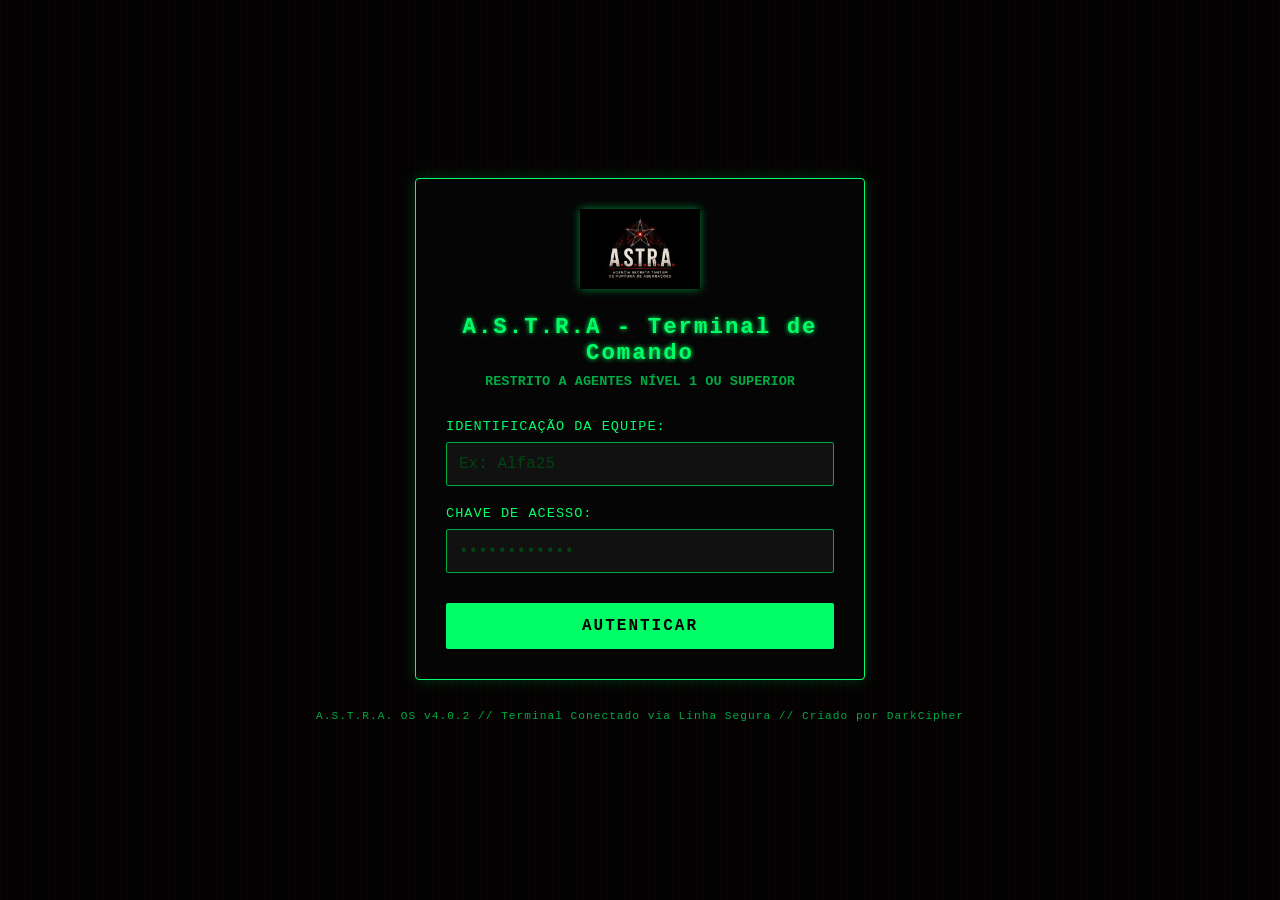
<file: index.html>
<!DOCTYPE html>
<html lang="pt-br">
<head>
    <meta charset="UTF-8">
    <meta name="viewport" content="width=device-width, initial-scale=1.0">
    <title>Login A.S.T.R.A - Terminal de Comando</title>
    <link rel="icon" type="image/png" href="/assets/imagens/interface/A.S.T.R.A.png">
    <link rel="stylesheet" href="/css/style.css">
    <link rel="stylesheet" href="/css/login.css">
</head>
<body>

    <main>
        <header>
            <img src="/assets/imagens/interface/A.S.T.R.A.png" alt="Logo Oficial A.S.T.R.A">
            <h1>A.S.T.R.A - Terminal de Comando</h1>
            <h2>Restrito a agentes nível 1 ou superior</h2>
        </header>

        <form id="loginForm">
            <div class="campo">
                <label for="usuario">Identificação da Equipe:</label>
                <input type="text" id="usuario" placeholder="Ex: Alfa25" required>
            </div>

            <div class="campo">
                <label for="senha">Chave de Acesso:</label>
                <input type="password" id="senha" placeholder="••••••••••••" required>
            </div>

            <button type="submit">Autenticar</button>
        </form>

        <div id="mensagemErro" class="oculto">
            <p>[ACESSO NEGADO - TENTATIVA REGISTRADA]</p>
        </div>
    </main>

    <footer>
        <p>A.S.T.R.A. OS v4.0.2 // Terminal Conectado via Linha Segura // Criado por DarkCipher</p>
    </footer>

    <script src="/js/auth.js"></script>
</body>
</html>
</file>
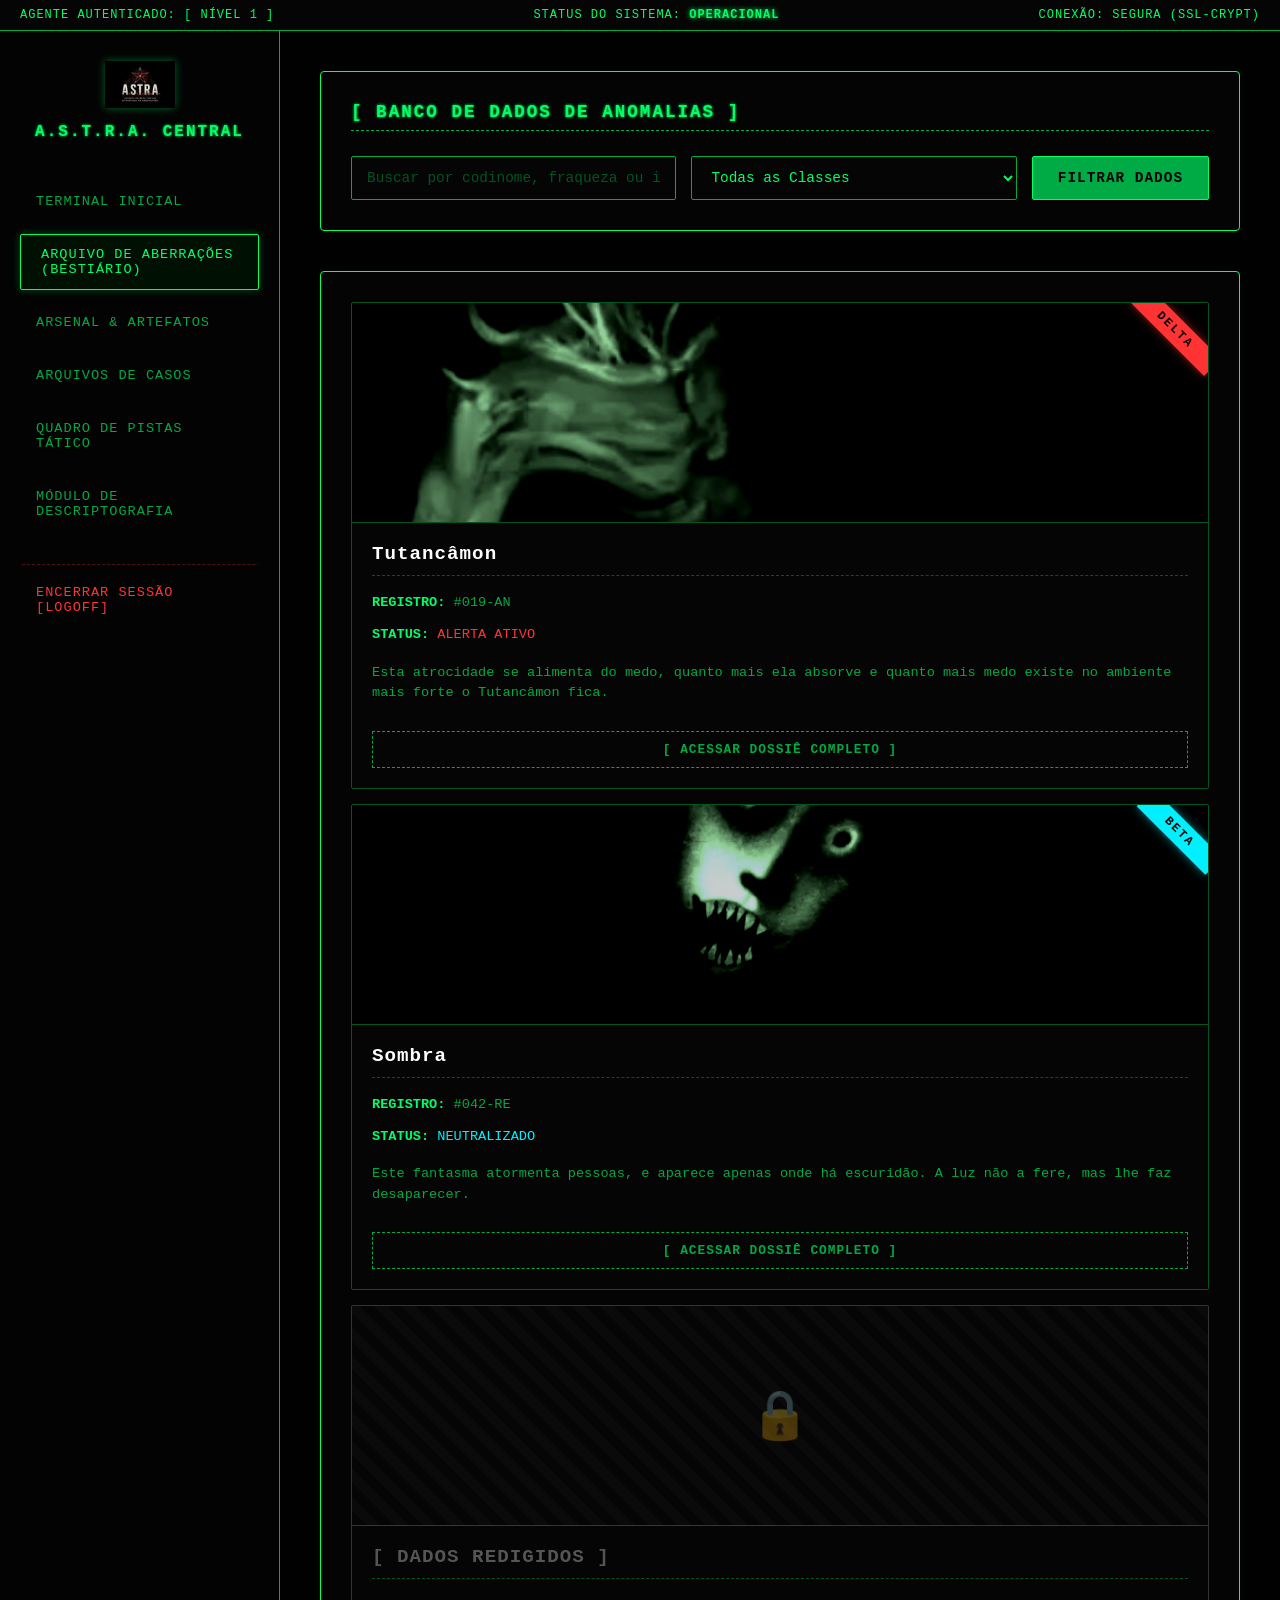
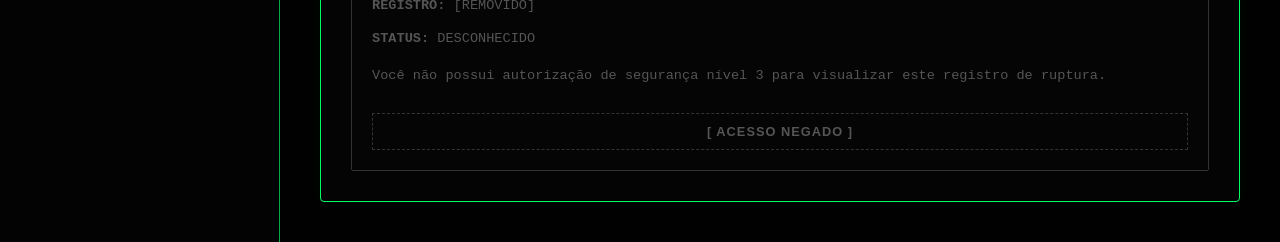
<file: html/bestiario.html>
<!DOCTYPE html>
<html lang="pt-br">
<head>
    <meta charset="UTF-8">
    <meta name="viewport" content="width=device-width, initial-scale=1.0">
    <title>A.S.T.R.A. - Arquivo de Aberrações</title>
    <link rel="icon" type="image/png" href="/assets/imagens/interface/A.S.T.R.A.png">
    <link rel="stylesheet" href="/css/style.css">
    <link rel="stylesheet" href="/css/dashboard.css">
    <link rel="stylesheet" href="/css/bestiario.css"> 
</head>
<body>

    <div id="barra-status">
        <span>AGENTE AUTENTICADO: [ NÍVEL 1 ]</span>
        <span>STATUS DO SISTEMA: <span class="operacional">OPERACIONAL</span></span>
        <span>CONEXÃO: SEGURA (SSL-CRYPT)</span>
    </div>

    <div class="container-dashboard">
        
        <aside class="painel-lateral">
            <div class="logo-container">
                <a href="/html/dashboard.html">
                    <img src="/assets/imagens/interface/A.S.T.R.A.png" alt="Logo A.S.T.R.A" style="cursor: pointer;">
                </a>
                <h2>A.S.T.R.A. Central</h2>
            </div>
            
            <nav class="menu-agência">
                <a href="/html/dashboard.html">Terminal Inicial</a>
                <a href="/html/bestiario.html" class="ativo">Arquivo de Aberrações (Bestiário)</a>
                <a href="/html/arsenal.html">Arsenal & Artefatos</a>
                <a href="/html/casos.html">Arquivos de Casos</a>
                <a href="/html/quadro-pistas.html">Quadro de Pistas Tático</a> 
                <a href="/html/descriptografia.html">Módulo de Descriptografia</a>
                <a href="/index.html" class="link-logoff">Encerrar Sessão [LOGOFF]</a>
            </nav>
        </aside>

        <main class="conteudo-principal">
            
            <section class="bloco-pesquisa">
                <h3>[ BANCO DE DADOS DE ANOMALIAS ]</h3>
                <div class="controles-busca">
                    <input type="text" id="busca-anomalia" placeholder="Buscar por codinome, fraqueza ou id...">
                    <select id="filtro-classe">
                        <option value="todos">Todas as Classes</option>
                        <option value="alfa">Classe Alfa</option>
                        <option value="beta">Classe Beta</option>
                        <option value="omega">Classe Ômega</option>
                        <option value="delta">Classe Delta</option>
                    </select>
                    <button class="btn-buscar">FILTRAR DADOS</button>
                </div>
            </section>

            <section class="grade-bestiario">
                
                <article class="ficha-monstro delta" data-nome="Tutancâmon" data-classe="delta">
                    <div class="foto-evidencia">
                        <img src="/assets/imagens/monstros/tutancamon.png" alt="Captura de tela de segurança">
                        <div class="tarja-classificacao">Delta</div>
                    </div>
                    <div class="dados-monstro">
                        <h4>Tutancâmon</h4>
                        <p class="registro"><strong>REGISTRO:</strong> #019-AN</p>
                        <p class="status-ativo"><strong>STATUS:</strong> ALERTA ATIVO</p> 
                        <p class="descricao-curta">Esta atrocidade se alimenta do medo, quanto mais ela absorve e quanto mais medo existe no ambiente mais forte o Tutancâmon fica.</p>
                        <a href="/html/dossie-tutancamon.html" class="btn-dossie">[ ACESSAR DOSSIÊ COMPLETO ]</a>
                    </div>
                </article>

                <article class="ficha-monstro beta" data-nome="Sombra" data-classe="beta">
                    <div class="foto-evidencia">
                        <img src="/assets/imagens/monstros/Sombra.png" alt="Foto de evidência corrompida">
                        <div class="tarja-classificacao">Beta</div>
                    </div>
                    <div class="dados-monstro">
                        <h4>Sombra</h4>
                        <p class="registro"><strong>REGISTRO:</strong> #042-RE</p>
                        <p class="status-neutralizado"><strong>STATUS:</strong> NEUTRALIZADO</p>
                        <p class="descricao-curta">Este fantasma atormenta pessoas, e aparece apenas onde há escuridão. A luz não a fere, mas lhe faz desaparecer.</p>
                        <a href="/html/dossie-sombra.html" class="btn-dossie">[ ACESSAR DOSSIÊ COMPLETO ]</a>
                    </div>
                </article>

                <article class="ficha-monstro confidencial">
                    <div class="foto-evidencia bloqueada">
                        <span class="icone-cadeado">🔒</span>
                    </div>
                    <div class="dados-monstro">
                        <h4>[ DADOS REDIGIDOS ]</h4>
                        <p class="registro"><strong>REGISTRO:</strong> [REMOVIDO]</p>
                        <p class="status-desconhecido"><strong>STATUS:</strong> DESCONHECIDO</p>
                        <p class="descricao-curta">Você não possui autorização de segurança nível 3 para visualizar este registro de ruptura.</p>
                        <button class="btn-dossie bloqueado" disabled>[ ACESSO NEGADO ]</button>
                    </div>
                </article>

            </section>
        </main>
    </div>

    <script src="/js/main.js"></script>
</body>
</html>
</file>
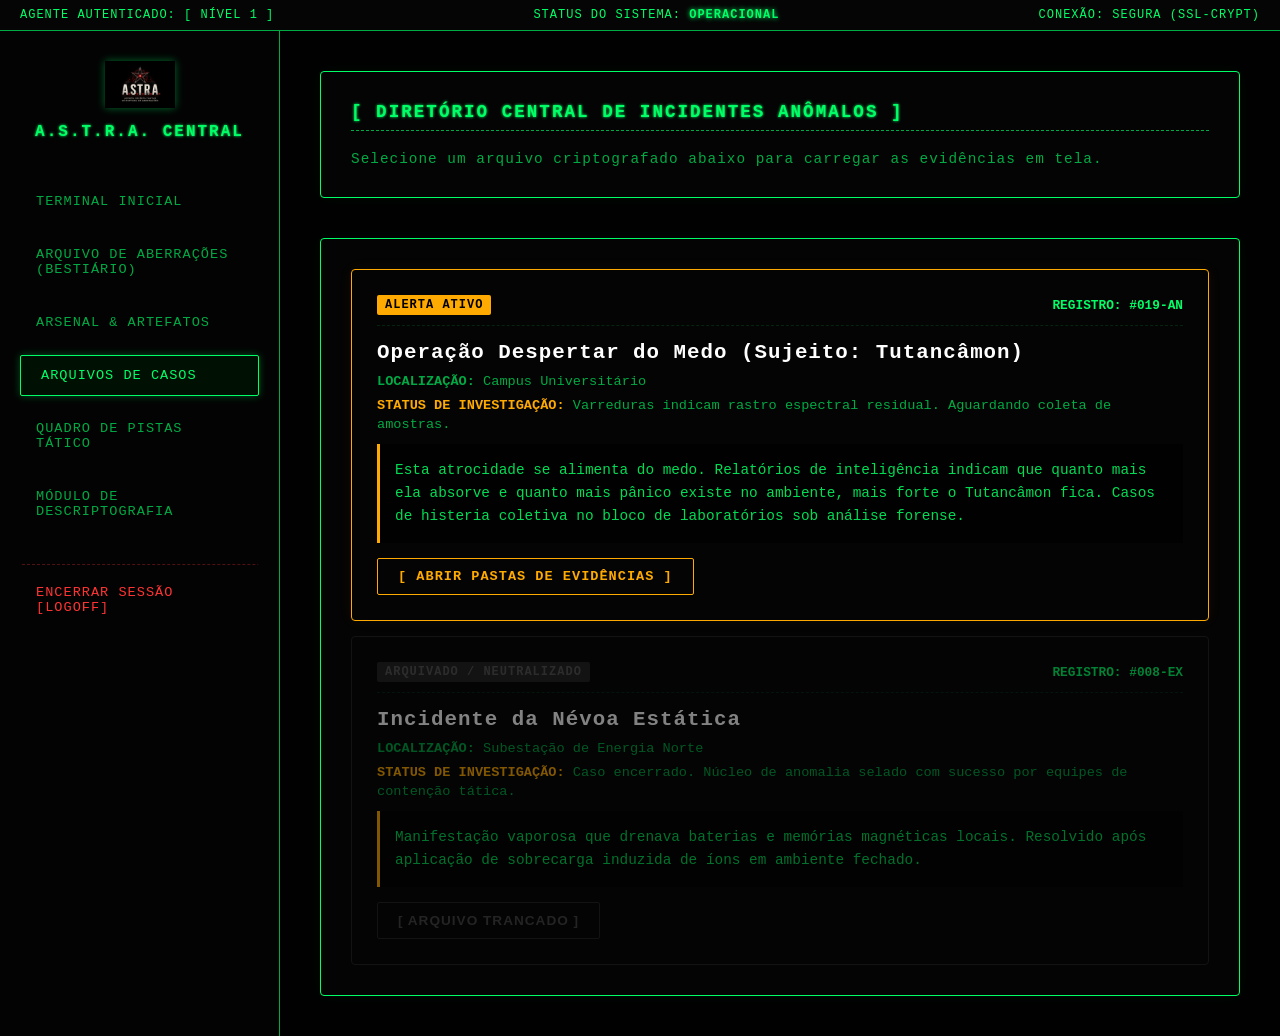
<file: html/casos.html>
<!DOCTYPE html>
<html lang="pt-br">
<head>
    <meta charset="UTF-8">
    <meta name="viewport" content="width=device-width, initial-scale=1.0">
    <title>A.S.T.R.A. - Arquivos de Casos</title>
    <link rel="icon" type="image/png" href="/assets/imagens/interface/A.S.T.R.A.png">
    <link rel="stylesheet" href="/css/style.css">
    <link rel="stylesheet" href="/css/dashboard.css">
    <link rel="stylesheet" href="/css/casos.css"> 
</head>
<body>

    <div id="barra-status">
        <span>AGENTE AUTENTICADO: [ NÍVEL 1 ]</span>
        <span>STATUS DO SISTEMA: <span class="operacional">OPERACIONAL</span></span>
        <span>CONEXÃO: SEGURA (SSL-CRYPT)</span>
    </div>

    <div class="container-dashboard">
        
        <aside class="painel-lateral">
            <div class="logo-container">
                <a href="/html/dashboard.html">
                    <img src="/assets/imagens/interface/A.S.T.R.A.png" alt="Logo A.S.T.R.A" style="cursor: pointer;">
                </a>
                <h2>A.S.T.R.A. Central</h2>
            </div>
            
            <nav class="menu-agência">
                <a href="/html/dashboard.html">Terminal Inicial</a>
                <a href="/html/bestiario.html">Arquivo de Aberrações (Bestiário)</a>
                <a href="/html/arsenal.html">Arsenal & Artefatos</a>
                <a href="/html/casos.html" class="ativo">Arquivos de Casos</a>
                <a href="/html/quadro-pistas.html">Quadro de Pistas Tático</a> 
                <a href="/html/descriptografia.html">Módulo de Descriptografia</a>
                <a href="/index.html" class="link-logoff">Encerrar Sessão [LOGOFF]</a>
            </nav>
        </aside>

        <main class="conteudo-principal">
            
            <section class="bloco-diretorio-casos">
                <h3>[ DIRETÓRIO CENTRAL DE INCIDENTES ANÔMALOS ]</h3>
                <p class="subtitulo-terminal">Selecione um arquivo criptografado abaixo para carregar as evidências em tela.</p>
            </section>

            <section class="lista-casos-container">
                
                <article class="card-caso status-ativo" data-registro="019-an">
                    <div class="cabecalho-card-caso">
                        <span class="tag-alerta-caso urgente">ALERTA ATIVO</span>
                        <span class="codigo-caso-id">REGISTRO: #019-AN</span>
                    </div>
                    
                    <div class="corpo-card-caso">
                        <h4>Operação Despertar do Medo (Sujeito: Tutancâmon)</h4>
                        <p class="local-caso"><strong>LOCALIZAÇÃO:</strong> Campus Universitário</p>
                        <p class="investigacao-status"><strong>STATUS DE INVESTIGAÇÃO:</strong> Varreduras indicam rastro espectral residual. Aguardando coleta de amostras.</p>
                        
                        <p class="resumo-narrativo">
                            Esta atrocidade se alimenta do medo. Relatórios de inteligência indicam que quanto mais ela absorve e quanto mais pânico existe no ambiente, mais forte o Tutancâmon fica. Casos de histeria coletiva no bloco de laboratórios sob análise forense.
                        </p>
                        
                        <a href="/html/caso-detalhes.html" class="btn-abrir-caso">[ ABRIR PASTAS DE EVIDÊNCIAS ]</a>
                    </div>
                </article>

                <article class="card-caso status-resolvido" data-registro="008-ex">
                    <div class="cabecalho-card-caso">
                        <span class="tag-alerta-caso resolvido">ARQUIVADO / NEUTRALIZADO</span>
                        <span class="codigo-caso-id">REGISTRO: #008-EX</span>
                    </div>
                    
                    <div class="corpo-card-caso">
                        <h4>Incidente da Névoa Estática</h4>
                        <p class="local-caso"><strong>LOCALIZAÇÃO:</strong> Subestação de Energia Norte</p>
                        <p class="investigacao-status"><strong>STATUS DE INVESTIGAÇÃO:</strong> Caso encerrado. Núcleo de anomalia selado com sucesso por equipes de contenção tática.</p>
                        
                        <p class="resumo-narrativo">
                            Manifestação vaporosa que drenava baterias e memórias magnéticas locais. Resolvido após aplicação de sobrecarga induzida de íons em ambiente fechado.
                        </p>
                        
                        <button class="btn-abrir-caso bloqueado" disabled>[ ARQUIVO TRANCADO ]</button>
                    </div>
                </article>

            </section>
        </main>
    </div>

    <script src="/js/main.js"></script>
</body>
</html>
</file>
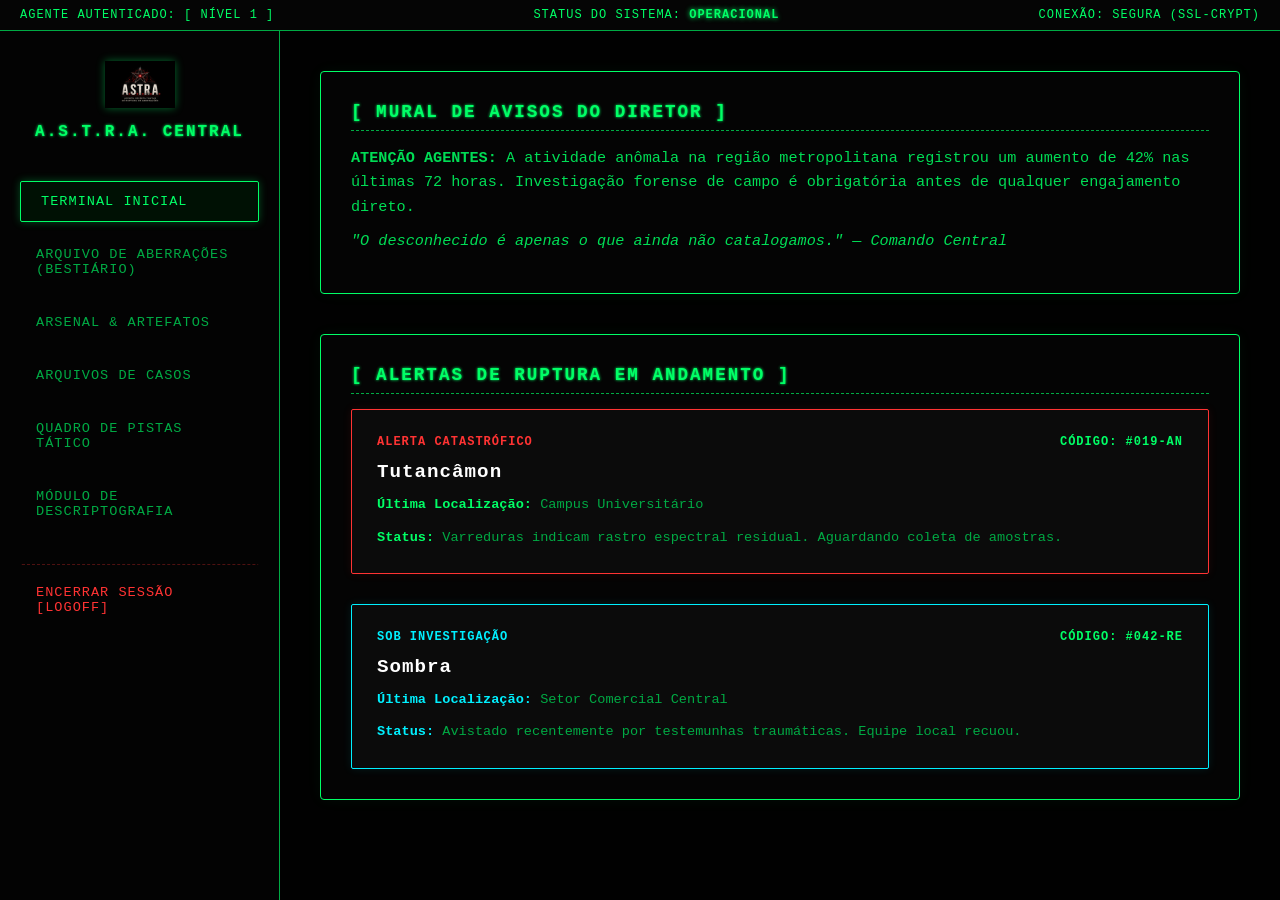
<file: html/dashboard.html>
<!DOCTYPE html>
<html lang="pt-br">
<head>
    <meta charset="UTF-8">
    <meta name="viewport" content="width=device-width, initial-scale=1.0">
    <title>A.S.T.R.A. - Painel de Controle</title>
    <link rel="icon" type="image/png" href="/assets/imagens/interface/A.S.T.R.A.png">
    <link rel="stylesheet" href="/css/style.css">
    <link rel="stylesheet" href="/css/dashboard.css?v=4">
</head>
<body>

    <div id="barra-status">
        <span>AGENTE AUTENTICADO: [ NÍVEL 1 ]</span>
        <span>STATUS DO SISTEMA: <span class="operacional">OPERACIONAL</span></span>
        <span>CONEXÃO: SEGURA (SSL-CRYPT)</span>
    </div>

    <div class="container-dashboard">
        
        <aside class="painel-lateral">
            <div class="logo-container">
                <a href="/html/dashboard.html">
                    <img src="/assets/imagens/interface/A.S.T.R.A.png" alt="Logo A.S.T.R.A" style="cursor: pointer;">
                </a>
                <h2>A.S.T.R.A. Central</h2>
            </div>
            
            <nav class="menu-agência">
                <a href="/html/dashboard.html" class="ativo">Terminal Inicial</a>
                <a href="/html/bestiario.html">Arquivo de Aberrações (Bestiário)</a>
                <a href="/html/arsenal.html">Arsenal & Artefatos</a>
                <a href="/html/casos.html">Arquivos de Casos</a>
                <a href="/html/quadro-pistas.html">Quadro de Pistas Tático</a> 
                <a href="/html/descriptografia.html">Módulo de Descriptografia</a>
                <a href="/index.html" class="link-logoff">Encerrar Sessão [LOGOFF]</a>
            </nav>
        </aside>

        <main class="conteudo-principal">
            
            <section class="bloco-notificacoes">
                <h3>[ MURAL DE AVISOS DO DIRETOR ]</h3>
                <div class="mensagem-diretoria">
                    <p><strong>ATENÇÃO AGENTES:</strong> A atividade anômala na região metropolitana registrou um aumento de 42% nas últimas 72 horas. Investigação forense de campo é obrigatória antes de qualquer engajamento direto.</p>
                    <p><em>"O desconhecido é apenas o que ainda não catalogamos." — Comando Central</em></p>
                </div>
            </section>

            <section class="grade-casos">
                <h3>[ ALERTAS DE RUPTURA EM ANDAMENTO ]</h3>
                
                <div class="cartao-container">
                    <div class="cartao-caso urgente">
                        <div class="cabecalho-caso">
                            <span class="tag-alerta">ALERTA CATASTRÓFICO</span>
                            <span class="codigo-caso">CÓDIGO: #019-AN</span>
                        </div>
                        <h4>Tutancâmon</h4>
                        <p><strong>Última Localização:</strong> Campus Universitário</p>
                        <p><strong>Status:</strong> Varreduras indicam rastro espectral residual. Aguardando coleta de amostras.</p>
                    </div>

                    <div class="cartao-caso investigacao">
                        <div class="cabecalho-caso">
                            <span class="tag-alerta">SOB INVESTIGAÇÃO</span>
                            <span class="codigo-caso">CÓDIGO: #042-RE</span>
                        </div>
                        <h4>Sombra</h4>
                        <p><strong>Última Localização:</strong> Setor Comercial Central</p>
                        <p><strong>Status:</strong> Avistado recentemente por testemunhas traumáticas. Equipe local recuou.</p>
                    </div>
                </div>
            </section>
        </main>
    </div>

    <script src="/js/main.js"></script>
</body>
</html>
</file>
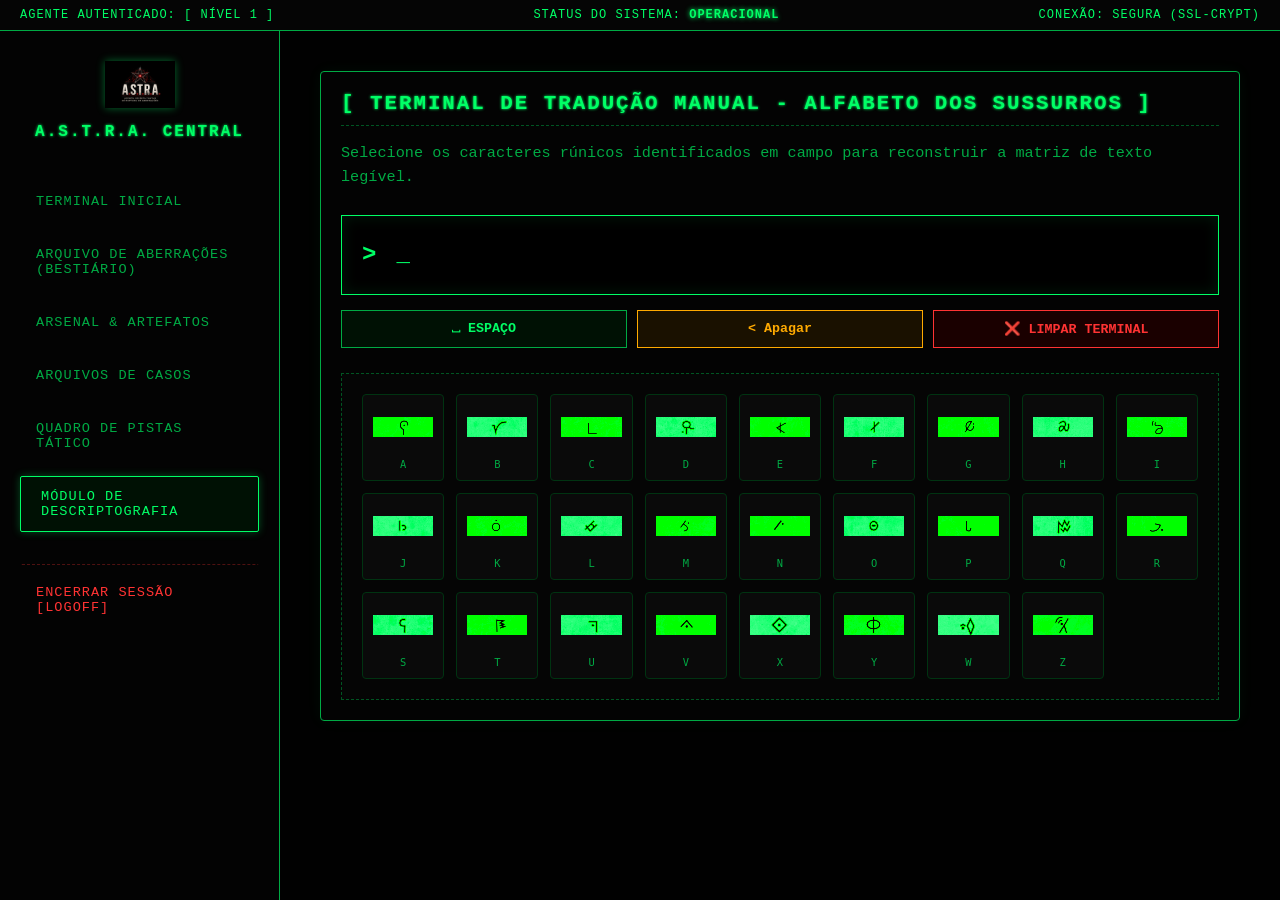
<file: html/descriptografia.html>
<!DOCTYPE html>
<html lang="pt-br">
<head>
    <meta charset="UTF-8">
    <meta name="viewport" content="width=device-width, initial-scale=1.0">
    <title>A.S.T.R.A. - Descriptografia Tantum</title>
    <link rel="icon" type="image/png" href="/assets/imagens/interface/A.S.T.R.A.png">
    <link rel="stylesheet" href="/css/style.css">
    <link rel="stylesheet" href="/css/dashboard.css">
    <link rel="stylesheet" href="/css/casos.css"> 
    <link rel="stylesheet" href="/css/descriptografia.css"> 
</head>
<body>

    <div id="barra-status">
        <span>AGENTE AUTENTICADO: [ NÍVEL 1 ]</span>
        <span>STATUS DO SISTEMA: <span class="operacional">OPERACIONAL</span></span>
        <span>CONEXÃO: SEGURA (SSL-CRYPT)</span>
    </div>

    <div class="container-dashboard">
        
        <aside class="painel-lateral">
            <div class="logo-container">
                <a href="/html/dashboard.html">
                    <img src="/assets/imagens/interface/A.S.T.R.A.png" alt="Logo A.S.T.R.A" style="cursor: pointer;">
                </a>
                <h2>A.S.T.R.A. Central</h2>
            </div>
            
            <nav class="menu-agência">
                <a href="/html/dashboard.html">Terminal Inicial</a>
                <a href="/html/bestiario.html">Arquivo de Aberrações (Bestiário)</a>
                <a href="/html/arsenal.html">Arsenal & Artefatos</a>
                <a href="/html/casos.html">Arquivos de Casos</a>
                <a href="/html/quadro-pistas.html">Quadro de Pistas Tático</a> 
                <a href="/html/descriptografia.html" class="ativo">Módulo de Descriptografia</a>
                <a href="/index.html" class="link-logoff">Encerrar Sessão [LOGOFF]</a>
            </nav>
        </aside>

        <main class="conteudo-principal">
            
            <div class="container-descriptografia" style="padding: 20px;">
                <h3>[ TERMINAL DE TRADUÇÃO MANUAL - ALFABETO DOS SUSSURROS ]</h3>
                <p>Selecione os caracteres rúnicos identificados em campo para reconstruir a matriz de texto legível.</p>

                <div class="visor-traducao">
                    <span class="prompt">&gt;</span>
                    <div id="textoResultado" class="texto-digitado"></div>
                    <span class="cursor-piscante">_</span>
                </div>

                <div class="controles-visor">
                    <button class="btn-controle" onclick="adicionarEspaco()">⎵ ESPAÇO</button>
                    <button class="btn-controle btn-alerta" onclick="apagarUltimo()">< Apagar</button>
                    <button class="btn-controle btn-perigo" onclick="limparTudo()">❌ LIMPAR TERMINAL</button>
                </div>

                <div class="teclado-runico">
                    <button class="tecla-runa" data-letra="A" onclick="digitarLetra('A')">
                        <img src="/assets/imagens/alfabeto/a.png" alt="Runa A">
                        <span class="legenda-mestre">A</span>
                    </button>
                    <button class="tecla-runa" data-letra="B" onclick="digitarLetra('B')">
                        <img src="/assets/imagens/alfabeto/b.png" alt="Runa B">
                        <span class="legenda-mestre">B</span>
                    </button>
                    <button class="tecla-runa" data-letra="C" onclick="digitarLetra('C')">
                        <img src="/assets/imagens/alfabeto/c.png" alt="Runa C">
                        <span class="legenda-mestre">C</span>
                    </button>
                    <button class="tecla-runa" data-letra="D" onclick="digitarLetra('D')">
                        <img src="/assets/imagens/alfabeto/d.png" alt="Runa D">
                        <span class="legenda-mestre">D</span>
                    </button>
                    <button class="tecla-runa" data-letra="E" onclick="digitarLetra('E')">
                        <img src="/assets/imagens/alfabeto/e.png" alt="Runa E">
                        <span class="legenda-mestre">E</span>
                    </button>
                    <button class="tecla-runa" data-letra="F" onclick="digitarLetra('F')">
                        <img src="/assets/imagens/alfabeto/f.png" alt="Runa F">
                        <span class="legenda-mestre">F</span>
                    </button>
                    <button class="tecla-runa" data-letra="G" onclick="digitarLetra('G')">
                        <img src="/assets/imagens/alfabeto/g.png" alt="Runa G">
                        <span class="legenda-mestre">G</span>
                    </button>
                    <button class="tecla-runa" data-letra="H" onclick="digitarLetra('H')">
                        <img src="/assets/imagens/alfabeto/h.png" alt="Runa H">
                        <span class="legenda-mestre">H</span>
                    </button>
                    <button class="tecla-runa" data-letra="I" onclick="digitarLetra('I')">
                        <img src="/assets/imagens/alfabeto/i.png" alt="Runa I">
                        <span class="legenda-mestre">I</span>
                    </button>
                    <button class="tecla-runa" data-letra="J" onclick="digitarLetra('J')">
                        <img src="/assets/imagens/alfabeto/j.png" alt="Runa J">
                        <span class="legenda-mestre">J</span>
                    </button>
                    <button class="tecla-runa" data-letra="K" onclick="digitarLetra('K')">
                        <img src="/assets/imagens/alfabeto/k.png" alt="Runa K">
                        <span class="legenda-mestre">K</span>
                    </button>
                    <button class="tecla-runa" data-letra="L" onclick="digitarLetra('L')">
                        <img src="/assets/imagens/alfabeto/l.png" alt="Runa L">
                        <span class="legenda-mestre">L</span>
                    </button>
                    <button class="tecla-runa" data-letra="M" onclick="digitarLetra('M')">
                        <img src="/assets/imagens/alfabeto/m.png" alt="Runa M">
                        <span class="legenda-mestre">M</span>
                    </button>

                    <button class="tecla-runa" data-letra="N" onclick="digitarLetra('N')">
                        <img src="/assets/imagens/alfabeto/n.png" alt="Runa N">
                        <span class="legenda-mestre">N</span>
                    </button>
                    <button class="tecla-runa" data-letra="O" onclick="digitarLetra('O')">
                        <img src="/assets/imagens/alfabeto/o.png" alt="Runa O">
                        <span class="legenda-mestre">O</span>
                    </button>
                    <button class="tecla-runa" data-letra="P" onclick="digitarLetra('P')">
                        <img src="/assets/imagens/alfabeto/p.png" alt="Runa P">
                        <span class="legenda-mestre">P</span>
                    </button>
                    <button class="tecla-runa" data-letra="Q" onclick="digitarLetra('Q')">
                        <img src="/assets/imagens/alfabeto/q.png" alt="Runa Q">
                        <span class="legenda-mestre">Q</span>
                    </button>
                    <button class="tecla-runa" data-letra="R" onclick="digitarLetra('R')">
                        <img src="/assets/imagens/alfabeto/r.png" alt="Runa R">
                        <span class="legenda-mestre">R</span>
                    </button>
                    <button class="tecla-runa" data-letra="S" onclick="digitarLetra('S')">
                        <img src="/assets/imagens/alfabeto/s.png" alt="Runa S">
                        <span class="legenda-mestre">S</span>
                    </button>
                    <button class="tecla-runa" data-letra="T" onclick="digitarLetra('T')">
                        <img src="/assets/imagens/alfabeto/t.png" alt="Runa T">
                        <span class="legenda-mestre">T</span>
                    </button>
                    <button class="tecla-runa" data-letra="U" onclick="digitarLetra('U')">
                        <img src="/assets/imagens/alfabeto/u.png" alt="Runa U">
                        <span class="legenda-mestre">U</span>
                    </button>
                    <button class="tecla-runa" data-letra="V" onclick="digitarLetra('V')">
                        <img src="/assets/imagens/alfabeto/v.png" alt="Runa V">
                        <span class="legenda-mestre">V</span>
                    </button>
                    <button class="tecla-runa" data-letra="X" onclick="digitarLetra('X')">
                        <img src="/assets/imagens/alfabeto/x.png" alt="Runa X">
                        <span class="legenda-mestre">X</span>
                    </button>
                    <button class="tecla-runa" data-letra="Y" onclick="digitarLetra('Y')">
                        <img src="/assets/imagens/alfabeto/y.png" alt="Runa Y">
                        <span class="legenda-mestre">Y</span>
                    </button>
                    <button class="tecla-runa" data-letra="W" onclick="digitarLetra('W')">
                        <img src="/assets/imagens/alfabeto/w.png" alt="Runa W">
                        <span class="legenda-mestre">W</span>
                    </button>
                    <button class="tecla-runa" data-letra="Z" onclick="digitarLetra('Z')">
                        <img src="/assets/imagens/alfabeto/z.png" alt="Runa Z">
                        <span class="legenda-mestre">Z</span>
                    </button>
                </div>
            </div>

        </main>
    </div>

    <script>
    const visor = document.getElementById('textoResultado');

    // Função para tratar inserção de letras (usada pelos botões da tela e pelo teclado físico)
    function digitarLetra(letra) {
        visor.textContent += letra.toUpperCase();
    }

    // Função para o botão ou tecla de Espaço
    function adicionarEspaco() {
        visor.textContent += ' ';
    }

    // Função para apagar o último caractere (botão ou Backspace)
    function apagarUltimo() {
        let textoAtual = visor.textContent;
        visor.textContent = textoAtual.substring(0, textoAtual.length - 1);
    }

    // Função para limpar todo o terminal
    function limparTudo() {
        if(confirm("[ALERTA] Deseja limpar todo o progresso de tradução atual?")) {
            visor.textContent = '';
        }
    }

    // --- NOVA LOGICA: CAPTURA DO TECLADO FÍSICO ---
    window.addEventListener('keydown', function(evento) {
        // Ignora se o usuário estiver usando combinações com Command (Mac) ou Ctrl (Windows) para não quebrar atalhos do navegador
        if (evento.metaKey || evento.ctrlKey || evento.altKey) {
            return;
        }

        const tecla = evento.key;

        // Se pressionar a barra de espaço
        if (tecla === ' ') {
            evento.preventDefault(); // Impede a página de rolar para baixo ao apertar espaço
            adicionarEspaco();
        } 
        // Se pressionar a tecla Backspace (Apagar)
        else if (tecla === 'Backspace') {
            evento.preventDefault();
            apagarUltimo();
        } 
        // Se for uma letra de A a Z (usando expressão regular para validar)
        else if (tecla.length === 1 && /[a-zA-Z]/.test(tecla)) {
            digitarLetra(tecla);
        }
    });
    </script>
</body>
</html>
</file>
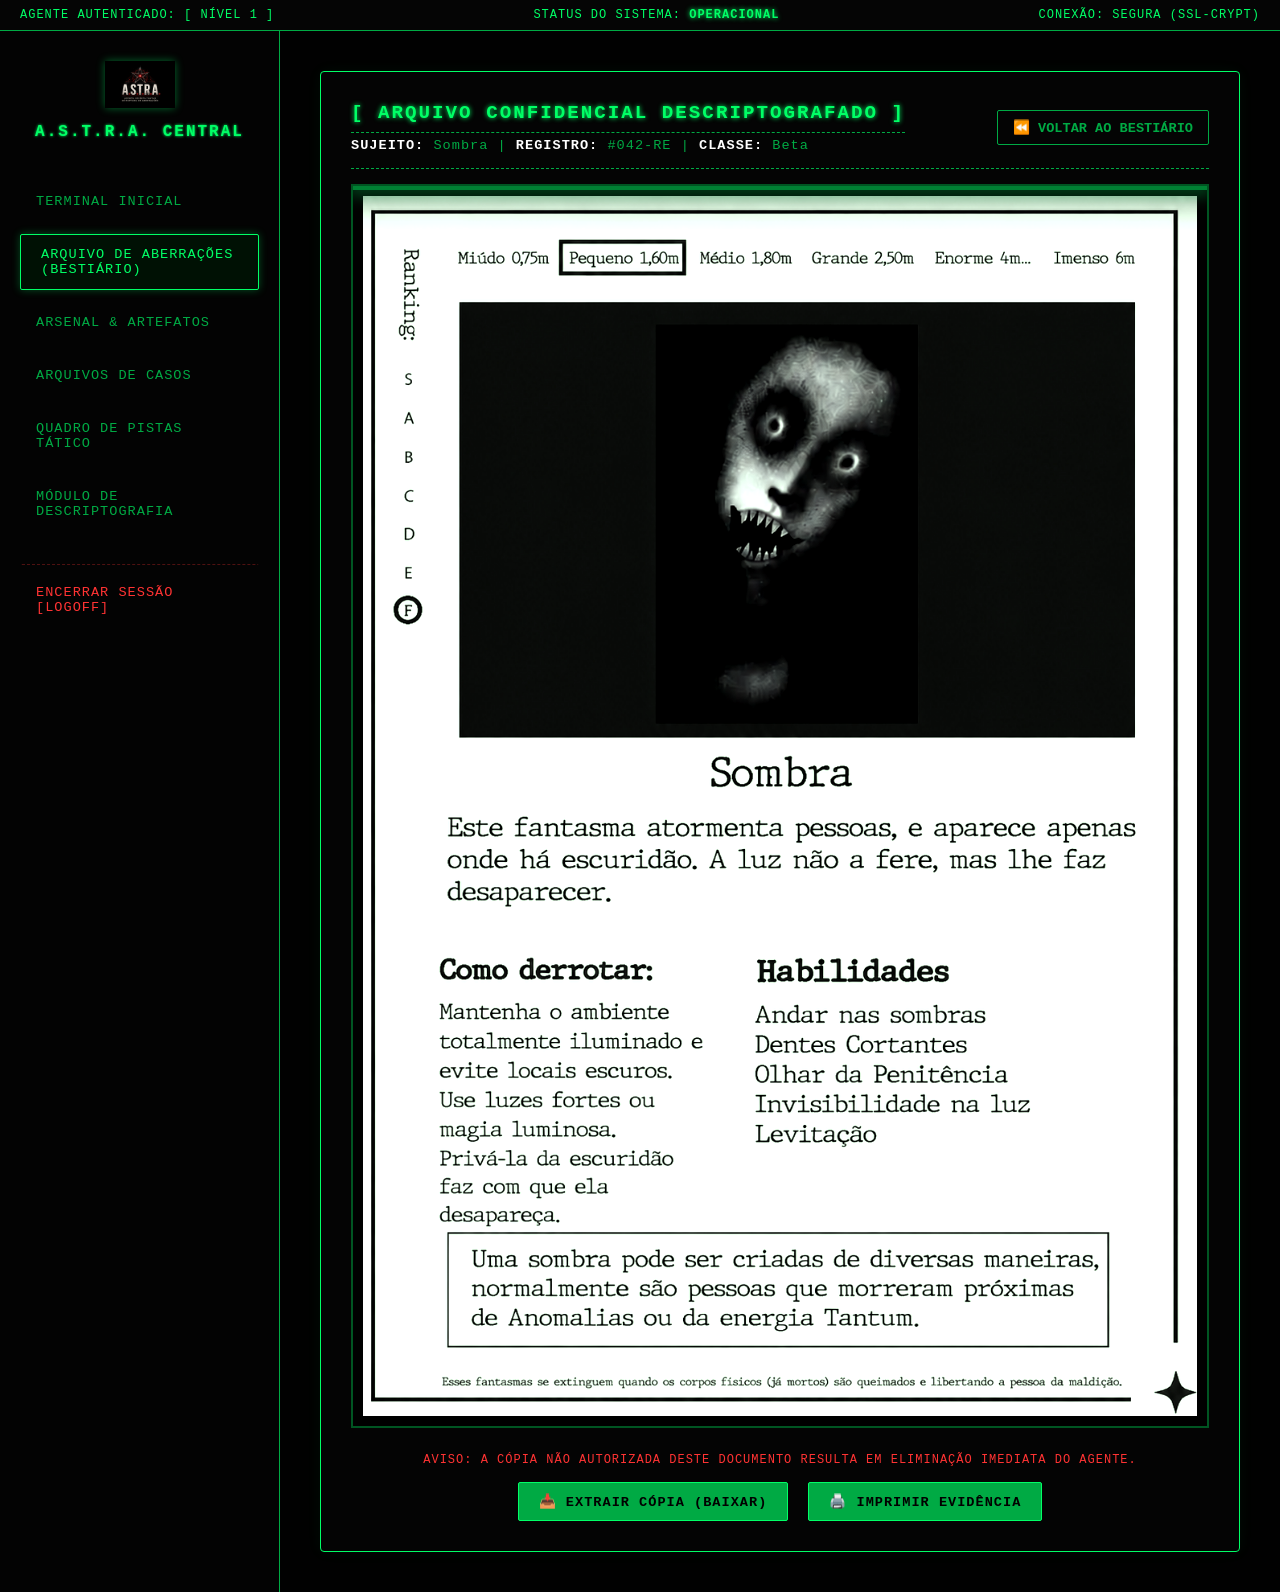
<file: html/dossie-sombra.html>
<!DOCTYPE html>
<html lang="pt-br">
<head>
    <meta charset="UTF-8">
    <meta name="viewport" content="width=device-width, initial-scale=1.0">
    <title>A.S.T.R.A. - Dossiê Confidencial</title>
    <link rel="icon" type="image/png" href="/assets/imagens/interface/A.S.T.R.A.png">
    <link rel="stylesheet" href="/css/style.css">
    <link rel="stylesheet" href="/css/dashboard.css">
    <link rel="stylesheet" href="/css/sombra-dossie.css"> 
</head>
<body>

    <div id="barra-status">
        <span>AGENTE AUTENTICADO: [ NÍVEL 1 ]</span>
        <span>STATUS DO SISTEMA: <span class="operacional">OPERACIONAL</span></span>
        <span>CONEXÃO: SEGURA (SSL-CRYPT)</span>
    </div>

    <div class="container-dashboard">
        
        <aside class="painel-lateral">
            <div class="logo-container">
                <a href="/html/dashboard.html">
                    <img src="/assets/imagens/interface/A.S.T.R.A.png" alt="Logo A.S.T.R.A" style="cursor: pointer;">
                </a>
                <h2>A.S.T.R.A. Central</h2>
            </div>
            
            <nav class="menu-agência">
                <a href="/html/dashboard.html">Terminal Inicial</a>
                <a href="/html/bestiario.html" class="ativo">Arquivo de Aberrações (Bestiário)</a>
                <a href="/html/arsenal.html">Arsenal & Artefatos</a>
                <a href="/html/casos.html" >Arquivos de Casos</a>
                <a href="/html/quadro-pistas.html">Quadro de Pistas Tático</a> 
                <a href="/html/descriptografia.html">Módulo de Descriptografia</a>
                <a href="/index.html" class="link-logoff">Encerrar Sessão [LOGOFF]</a>
            </nav>
        </aside>

        <main class="conteudo-principal">
            
            <section class="visualizador-dossie">
                
                <div class="cabecalho-documento">
                    <div class="info-documento">
                        <h3>[ ARQUIVO CONFIDENCIAL DESCRIPTOGRAFADO ]</h3>
                        <p><strong>SUJEITO:</strong> Sombra | <strong>REGISTRO:</strong> #042-RE | <strong>CLASSE:</strong> Beta</p>
                    </div>
                    <a href="/html/bestiario.html" class="btn-voltar">⏪ VOLTAR AO BESTIÁRIO</a>
                </div>

                <div class="moldura-evidencia">
                    <div class="scanner-linha"></div> <img src="/assets/docs/Sombra-Dossie.png" alt="Handout Dossiê da Sombra" class="imagem-dossie">
                </div>

                <div class="painel-acoes">
                    <p class="alerta-impressao">AVISO: A cópia não autorizada deste documento resulta em eliminação imediata do agente.</p>
                    <div class="botoes-acao">
                        <a href="/assets/docs/Sombra-Dossie.png" download="ASTRA_Dossie_Sombra.png" class="btn-acao">📥 EXTRAIR CÓPIA (BAIXAR)</a>
                        <button class="btn-acao" onclick="window.print()">🖨️ IMPRIMIR EVIDÊNCIA</button>
                    </div>
                </div>

            </section>
        </main>
    </div>

    <script src="/js/main.js"></script>
</body>
</html>
</file>
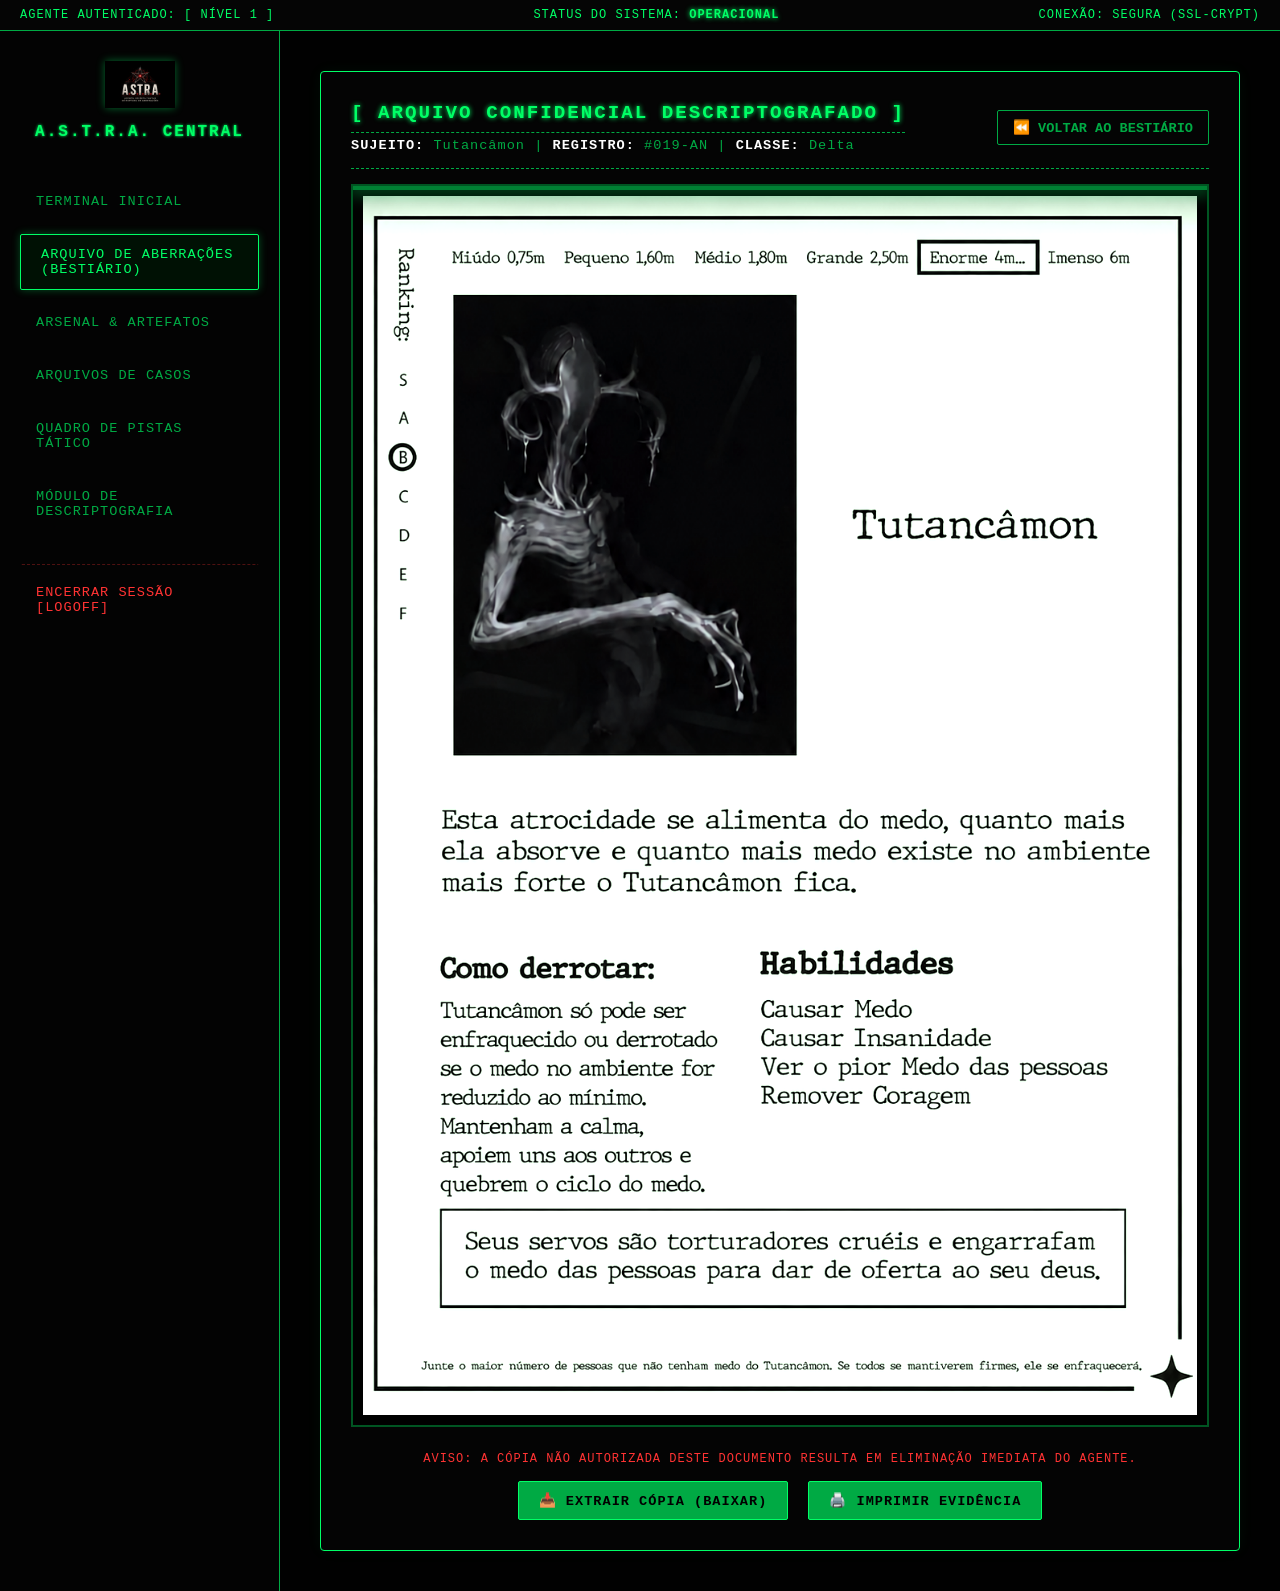
<file: html/dossie-tutancamon.html>
<!DOCTYPE html>
<html lang="pt-br">
<head>
    <meta charset="UTF-8">
    <meta name="viewport" content="width=device-width, initial-scale=1.0">
    <title>A.S.T.R.A. - Dossiê Confidencial</title>
    <link rel="icon" type="image/png" href="/assets/imagens/interface/A.S.T.R.A.png">
    <link rel="stylesheet" href="/css/style.css">
    <link rel="stylesheet" href="/css/dashboard.css">
    <link rel="stylesheet" href="/css/tutancamon-dossie.css"> 
</head>
<body>

    <div id="barra-status">
        <span>AGENTE AUTENTICADO: [ NÍVEL 1 ]</span>
        <span>STATUS DO SISTEMA: <span class="operacional">OPERACIONAL</span></span>
        <span>CONEXÃO: SEGURA (SSL-CRYPT)</span>
    </div>

    <div class="container-dashboard">
        
        <aside class="painel-lateral">
            <div class="logo-container">
                <a href="/html/dashboard.html">
                    <img src="/assets/imagens/interface/A.S.T.R.A.png" alt="Logo A.S.T.R.A" style="cursor: pointer;">
                </a>
                <h2>A.S.T.R.A. Central</h2>
            </div>
            
            <nav class="menu-agência">
                <a href="/html/dashboard.html">Terminal Inicial</a>
                <a href="/html/bestiario.html" class="ativo">Arquivo de Aberrações (Bestiário)</a>
                <a href="/html/arsenal.html">Arsenal & Artefatos</a>
                <a href="/html/casos.html">Arquivos de Casos</a>
                <a href="/html/quadro-pistas.html">Quadro de Pistas Tático</a> 
                <a href="/html/descriptografia.html">Módulo de Descriptografia</a>
                <a href="/index.html" class="link-logoff">Encerrar Sessão [LOGOFF]</a>
            </nav>
        </aside>

        <main class="conteudo-principal">
            
            <section class="visualizador-dossie">
                
                <div class="cabecalho-documento">
                    <div class="info-documento">
                        <h3>[ ARQUIVO CONFIDENCIAL DESCRIPTOGRAFADO ]</h3>
                        <p><strong>SUJEITO:</strong> Tutancâmon | <strong>REGISTRO:</strong> #019-AN | <strong>CLASSE:</strong> Delta</p>
                    </div>
                    <a href="/html/bestiario.html" class="btn-voltar">⏪ VOLTAR AO BESTIÁRIO</a>
                </div>

                <div class="moldura-evidencia">
                    <div class="scanner-linha"></div> <img src="/assets/docs/tutancamon.png" alt="Handout Dossiê de Tutancamon" class="imagem-dossie">
                </div>

                <div class="painel-acoes">
                    <p class="alerta-impressao">AVISO: A cópia não autorizada deste documento resulta em eliminação imediata do agente.</p>
                    <div class="botoes-acao">
                        <a href="/assets/docs/tutancamon.png" download="ASTRA_Dossie_Tutancamon.png" class="btn-acao">📥 EXTRAIR CÓPIA (BAIXAR)</a>
                        <button class="btn-acao" onclick="window.print()">🖨️ IMPRIMIR EVIDÊNCIA</button>
                    </div>
                </div>

            </section>
        </main>
    </div>

    <script src="/js/main.js"></script>
</body>
</html>
</file>
<file: css/style.css>
/* Reset de margens e padding para consistência em todos os navegadores */
* {
    margin: 0;
    padding: 0;
    box-sizing: border-box;
}

/* Configuração do plano de fundo e tipografia estilo terminal */
body {
    background-color: #000000;
    color: #00ff66; /* Verde-fósforo clássico */
    font-family: 'Courier New', Consolas, Monaco, monospace;
    min-height: 100vh;
    overflow-x: hidden;
    
    /* Efeito sutil de linhas de varredura CRT (TV antiga) */
    background-image: linear-gradient(rgba(18, 16, 16, 0) 50%, rgba(0, 0, 0, 0.25) 50%), 
                      linear-gradient(90deg, rgba(255, 0, 0, 0.06), rgba(0, 255, 0, 0.02), rgba(0, 0, 255, 0.06));
    background-size: 100% 4px, 6px 100%;
}

/* Utilitário para esconder elementos (como a mensagem de erro inicial) */
.oculto {
    display: none !important;
}

/* ==========================================================================
   PROTOCOLO MOBILE - A.S.T.R.A. SYSTEM (Telas menores que 768px)
   ========================================================================== */

@media screen and (max-width: 768px) {
    
    /* 1. O Menu Lateral vira um Menu Superior */
    .container-dashboard {
        flex-direction: column !important;
        display: flex;
    }

    .painel-lateral {
        width: 100% !important;
        height: auto !important;
        position: relative !important;
        border-right: none !important;
        border-bottom: 2px solid var(--verde-terminal, #00aa44);
        padding: 15px;
    }

    .menu-agência {
        display: flex;
        flex-wrap: wrap;
        gap: 5px;
        margin-top: 15px;
    }

    .menu-agência a {
        flex: 1 1 45%; 
        text-align: center;
        padding: 10px 5px;
        font-size: 0.8rem;
    }

    .conteudo-principal {
        margin-left: 0 !important;
        width: 100% !important;
        padding: 15px !important;
    }

    /* 2. Dossiê de Casos: Ajuste das Abas e Topo */
    .topo-dossie {
        flex-direction: column;
        align-items: flex-start;
        gap: 15px;
    }

    .btn-voltar-diretorio {
        width: 100%;
        text-align: center;
    }

    .abas-dossie {
        flex-direction: column;
        gap: 5px;
        border-bottom: none;
    }

    .aba-btn {
        width: 100%;
        border-radius: 4px;
        border-bottom: 1px solid #005522 !important;
    }

    .aba-btn.ativa {
        border-color: #00aa44 !important;
    }

    /* 3. Dossiê de Casos: Vítimas e Evidências em 1 Coluna */
    .card-vitima {
        flex-direction: column;
        align-items: center;
        text-align: center;
    }

    .grade-evidencias {
        grid-template-columns: 1fr; 
    }

    /* 4. Telas de Criptografia e Autenticação */
    .alerta-bloqueio-conclusao {
        padding: 15px !important;
    }

    .input-terminal-cripto, 
    .btn-terminal-cripto, 
    .btn-submissao-log,
    #btn-biometria {
        width: 100% !important; 
        max-width: 100%;
    }

    /* 5. Terminal de Descriptografia Manual (Teclado Rúnico) */
    .controles-visor {
        flex-direction: column;
    }

    .btn-controle {
        width: 100%;
    }

    .teclado-runico {
        grid-template-columns: repeat(4, 1fr) !important; 
        gap: 8px;
        padding: 10px;
    }

    .tecla-runa {
        padding: 5px;
    }

    .tecla-runa img {
        height: 35px; 
    }
}
</file>
<file: css/login.css>
/* Centralização absoluta do container principal usando Flexbox */
body {
    display: flex;
    flex-direction: column;
    justify-content: center;
    align-items: center;
}

main {
    width: 100%;
    max-width: 450px;
    padding: 30px;
    background-color: #050505;
    border: 1px solid #00ff66;
    border-radius: 4px;
    
    /* Brilho neon ao redor do painel de login */
    box-shadow: 0 0 15px rgba(0, 255, 102, 0.2);
    text-align: center;
}

/* Cabeçalho de Identificação */
header img {
    max-width: 120px;
    height: auto;
    margin-bottom: 20px;
    /* Filtro para deixar a imagem ligeiramente esverdeada se for branca */
    filter: drop-shadow(0 0 5px rgba(0, 255, 102, 0.5)); 
}

header h1 {
    font-size: 1.4rem;
    letter-spacing: 2px;
    margin-bottom: 8px;
    text-shadow: 0 0 5px #00ff66;
}

header h2 {
    font-size: 0.85rem;
    color: #00aa44; /* Verde mais escuro para hierarquia */
    text-transform: uppercase;
    margin-bottom: 30px;
}

/* Formulário e Estrutura dos Campos */
form {
    display: flex;
    flex-direction: column;
    gap: 20px;
}

.campo {
    display: flex;
    flex-direction: column;
    text-align: left;
    gap: 8px;
}

.campo label {
    font-size: 0.85rem;
    text-transform: uppercase;
    letter-spacing: 1px;
}

/* Estilização dos Inputs (Estilo Terminal) */
.campo input {
    background-color: #111111;
    border: 1px solid #00aa44;
    padding: 12px;
    color: #00ff66;
    font-family: inherit;
    font-size: 1rem;
    border-radius: 2px;
    outline: none;
    transition: all 0.3s ease;
}

/* Quando o jogador clica para digitar no campo */
.campo input:focus {
    border-color: #00ff66;
    box-shadow: 0 0 8px rgba(0, 255, 102, 0.5);
    background-color: #001104;
}

/* Customização do texto temporário (placeholder) */
.campo input::placeholder {
    color: #004411;
}

/* Estilização do Botão de Autenticação */
button[type="submit"] {
    background-color: #00ff66;
    color: #000000;
    border: none;
    padding: 14px;
    font-family: inherit;
    font-size: 1rem;
    font-weight: bold;
    text-transform: uppercase;
    letter-spacing: 2px;
    cursor: pointer;
    border-radius: 2px;
    transition: all 0.2s ease;
    margin-top: 10px;
}

button[type="submit"]:hover {
    background-color: #000000;
    color: #00ff66;
    border: 1px solid #00ff66;
    box-shadow: 0 0 10px #00ff66;
}

button[type="submit"]:active {
    background-color: #003311;
}

/* Área de Alerta de Erro (Acesso Negado) */
#mensagemErro {
    margin-top: 25px;
    padding: 10px;
    border: 1px dashed #ff3333;
    background-color: rgba(255, 51, 51, 0.1);
}

#mensagemErro p {
    color: #ff3333;
    font-size: 0.9rem;
    font-weight: bold;
    letter-spacing: 1px;
    text-shadow: 0 0 5px #ff3333;
    animation: piscar 1.5s infinite;
}

/* Rodapé Estético da Página */
footer {
    margin-top: 30px;
    font-size: 0.7rem;
    color: #00aa44;
    letter-spacing: 1px;
}

/* Animação para fazer o texto de erro piscar como um alerta real */
@keyframes piscar {
    0%, 100% { opacity: 1; }
    50% { opacity: 0.4; }
}
</file>
<file: css/dashboard.css>
/* Layout principal */
body {
    display: flex;
    flex-direction: column;
    width: 100%;
    min-height: 100vh;
    overflow-x: hidden;
}

/* ==========================================================================
   BARRA DE STATUS
   ========================================================================== */

#barra-status {
    width: 100%;
    background-color: #050505;
    border-bottom: 1px solid #00aa44;
    padding: 8px 20px;

    display: flex;
    justify-content: space-between;
    align-items: center;

    font-size: 0.75rem;
    letter-spacing: 1px;
}

.operacional {
    color: #00ff66;
    font-weight: bold;
    text-shadow: 0 0 5px #00ff66;
    animation: pulso 2s infinite;
}

/* ==========================================================================
   CONTAINER PRINCIPAL
   ========================================================================== */

.container-dashboard {
    display: flex;
    flex: 1;
    width: 100%;
    min-width: 0;
}

/* ==========================================================================
   PAINEL LATERAL
   ========================================================================== */

.painel-lateral {
    width: 280px;
    flex-shrink: 0;

    background-color: #030303;
    border-right: 1px solid #00aa44;

    padding: 30px 20px;

    display: flex;
    flex-direction: column;
    gap: 40px;
}

.logo-container {
    text-align: center;
}

.logo-container img {
    max-width: 70px;
    height: auto;
    margin-bottom: 10px;

    filter: drop-shadow(
        0 0 4px rgba(0, 255, 102, 0.4)
    );
}

.logo-container h2 {
    font-size: 1rem;
    letter-spacing: 2px;
    text-transform: uppercase;
    text-shadow: 0 0 3px #00ff66;
}

/* ==========================================================================
   MENU
   ========================================================================== */

.menu-agência {
    display: flex;
    flex-direction: column;
    gap: 12px;
}

.menu-agência a {
    color: #00aa44;
    text-decoration: none;

    padding: 12px 15px;

    border: 1px solid transparent;
    border-radius: 2px;

    font-size: 0.85rem;
    text-transform: uppercase;
    letter-spacing: 1px;

    transition: all 0.2s ease;
}

.menu-agência a:hover,
.menu-agência a.ativo {
    color: #00ff66;

    background-color: #001104;

    border: 1px solid #00ff66;

    box-shadow: 0 0 8px rgba(0, 255, 102, 0.3);

    padding-left: 20px;
}

.menu-agência .link-logoff {
    color: #ff3333;

    margin-top: 20px;

    border-top: 1px dashed rgba(255, 51, 51, 0.3);

    padding-top: 20px;
}

.menu-agência .link-logoff:hover {
    color: #ffffff;

    background-color: #330000;

    border: 1px solid #ff3333;

    box-shadow: 0 0 8px rgba(255, 51, 51, 0.4);
}

/* ==========================================================================
   CONTEÚDO PRINCIPAL
   ========================================================================== */

.conteudo-principal {
    flex: 1 1 auto;
    min-width: 0;

    padding: 40px;

    background-color: #010101;

    overflow-y: auto;

    display: flex;
    flex-direction: column;
    gap: 40px;
}

/* ==========================================================================
   SEÇÕES
   ========================================================================== */

.conteudo-principal section {
    width: 100%;

    display: flex;
    flex-direction: column;

    gap: 15px;

    border: 1px solid #00ff66;

    padding: 30px;

    background-color: #040404;

    border-radius: 4px;

    box-shadow:
        0 0 15px rgba(0, 255, 102, 0.05);
}

.conteudo-principal h3 {
    font-size: 1.1rem;

    letter-spacing: 2px;

    color: #00ff66;

    text-shadow: 0 0 3px #00ff66;

    border-bottom: 1px dashed #00aa44;

    padding-bottom: 8px;
}

/* ==========================================================================
   MENSAGEM DA DIRETORIA
   ========================================================================== */

.mensagem-diretoria {
    width: 100%;

    font-size: 0.95rem;
    line-height: 1.6;

    color: #00dd55;
}

.mensagem-diretoria p {
    margin-bottom: 10px;
}

/* ==========================================================================
   CARTÕES DE CASO
   ========================================================================== */

.cartao-container {
    display: flex;

    width: 100%;

    gap: 30px;

    flex-wrap: wrap;
}

.cartao-caso {
    flex: 1 1 450px;
    min-width: 0;

    background-color: #0b0b0b;

    border: 1px solid #00aa44;

    padding: 25px;

    border-radius: 2px;

    display: flex;
    flex-direction: column;

    gap: 12px;

    transition: all 0.3s ease;

    overflow-wrap: break-word;
}

.cartao-caso h4 {
    font-size: 1.2rem;

    color: #ffffff;

    letter-spacing: 1px;
}

.cartao-caso p {
    font-size: 0.85rem;

    color: #00aa44;

    line-height: 1.5;
}

.cartao-caso strong {
    color: #00ff66;
}

.cabecalho-caso {
    display: flex;

    justify-content: space-between;
    align-items: center;

    font-size: 0.75rem;

    font-weight: bold;

    letter-spacing: 1px;

    gap: 10px;
}

/* ==========================================================================
   ALERTA URGENTE
   ========================================================================== */

.cartao-caso.urgente {
    border-color: #ff3333;

    box-shadow:
        0 0 10px rgba(255, 51, 51, 0.1);
}

.cartao-caso.urgente:hover {
    background-color: #120202;

    box-shadow:
        0 0 15px rgba(255, 51, 51, 0.25);
}

.cartao-caso.urgente .tag-alerta {
    color: #ff3333;
    animation: piscar-sutil 2s infinite;
}

/* ==========================================================================
   INVESTIGAÇÃO
   ========================================================================== */

.cartao-caso.investigacao {
    border-color: #00f0ff;

    box-shadow:
        0 0 10px rgba(0, 240, 255, 0.1);
}

.cartao-caso.investigacao:hover {
    background-color: #010a0a;

    box-shadow:
        0 0 15px rgba(0, 240, 255, 0.25);
}

.cartao-caso.investigacao .tag-alerta {
    color: #00f0ff;
}

.cartao-caso.investigacao strong {
    color: #00f0ff;
}

/* ==========================================================================
   ANIMAÇÕES
   ========================================================================== */

@keyframes pulso {
    0%, 100% {
        opacity: 1;
    }

    50% {
        opacity: 0.6;
    }
}

@keyframes piscar-sutil {
    0%, 100% {
        opacity: 1;
    }

    50% {
        opacity: 0.5;
    }
}
</file>
<file: css/bestiario.css>
/* ==========================================================================
   ARQUIVO DE ABERRAÇÕES (BESTIÁRIO) - A.S.T.R.A. SYSTEM
   ========================================================================== */

/* 1. Bloco de Pesquisa Forense */
.controles-busca {
    display: flex;
    flex-wrap: wrap;
    gap: 15px;
    width: 100%;
    margin-top: 10px;
}

.controles-busca input[type="text"],
.controles-busca select {
    flex: 1;
    min-width: 200px;
    background-color: #050505;
    border: 1px solid #00aa44;
    color: #00ff66;
    padding: 12px 15px;
    font-family: inherit;
    font-size: 0.9rem;
    border-radius: 2px;
    outline: none;
    transition: all 0.3s ease;
}

.controles-busca input[type="text"]::placeholder {
    color: #005522;
}

.controles-busca input:focus,
.controles-busca select:focus {
    border-color: #00ff66;
    box-shadow: 0 0 10px rgba(0, 255, 102, 0.3);
    background-color: #001104;
}

.btn-buscar {
    background-color: #00aa44;
    color: #000000;
    border: 1px solid #00ff66;
    padding: 12px 25px;
    font-family: inherit;
    font-weight: bold;
    font-size: 0.9rem;
    letter-spacing: 1px;
    cursor: pointer;
    border-radius: 2px;
    transition: all 0.2s ease;
}

.btn-buscar:hover {
    background-color: #00ff66;
    box-shadow: 0 0 15px rgba(0, 255, 102, 0.4);
}

.btn-buscar:active {
    background-color: #005522;
}

/* 2. Grade de Fichas de Criaturas */
.grade-bestiario {
    display: grid;
    grid-template-columns: repeat(auto-fill, minmax(320px, 1fr));
    gap: 30px;
    width: 100%;
}

/* 3. Estilo Base do Cartão do Monstro */
.ficha-monstro {
    display: flex;
    flex-direction: column;
    background-color: #050505;
    border: 1px solid #005522;
    border-radius: 2px;
    overflow: hidden;
    transition: transform 0.2s ease, box-shadow 0.2s ease;
}

.ficha-monstro:hover {
    transform: translateY(-2px);
    box-shadow: 0 5px 15px rgba(0, 255, 102, 0.15);
    border-color: #00aa44;
}

/* 4. Área da Foto de Evidência */
.foto-evidencia {
    position: relative;
    width: 100%;
    height: 220px;
    background-color: #000000;
    border-bottom: 1px solid #005522;
    display: flex;
    justify-content: center;
    align-items: center;
    overflow: hidden;
}

.foto-evidencia img {
    width: 100%;
    height: 100%;
    object-fit: cover;
    opacity: 0.8;
    filter: grayscale(100%) sepia(100%) hue-rotate(75deg) brightness(0.9) contrast(150%);
    transition: all 0.3s ease;
}

.ficha-monstro:hover .foto-evidencia img {
    opacity: 1;
    filter: grayscale(100%) sepia(100%) hue-rotate(75deg) brightness(1.2) contrast(170%);
}

/* Tarja de Classificação (Base Estrutural) */
.tarja-classificacao {
    position: absolute;
    top: 15px;
    right: -20px;
    color: #000000;
    font-weight: bold;
    font-size: 0.75rem;
    letter-spacing: 2px;
    padding: 5px 30px;
    text-transform: uppercase;
    transform: rotate(45deg);
}

/* Mapeamento de Cores das Tarjas por Classe */
.ficha-monstro.alfa .tarja-classificacao {
    background-color: #00ff66;
    box-shadow: 0 0 10px rgba(0, 255, 102, 0.5);
}

.ficha-monstro.beta .tarja-classificacao {
    background-color: #00f0ff; /* Azul Frio */
    box-shadow: 0 0 10px rgba(0, 240, 255, 0.5);
}

.ficha-monstro.delta .tarja-classificacao {
    background-color: #ff3333; /* Vermelho Alerta */
    box-shadow: 0 0 10px rgba(255, 51, 51, 0.5);
}

.ficha-monstro.omega .tarja-classificacao {
    background-color: #ff0055; /* Magenta/Carmesim Crítico */
    box-shadow: 0 0 10px rgba(255, 0, 85, 0.5);
}

/* 5. Dados da Criatura */
.dados-monstro {
    padding: 20px;
    display: flex;
    flex-direction: column;
    gap: 12px;
    flex: 1;
}

.dados-monstro h4 {
    font-size: 1.2rem;
    color: #ffffff;
    letter-spacing: 1px;
    border-bottom: 1px dashed #005522;
    padding-bottom: 10px;
    margin-bottom: 5px;
}

.dados-monstro p {
    font-size: 0.85rem;
    color: #00aa44;
    line-height: 1.5;
}

.registro strong, .status-ativo strong, .status-neutralizado strong {
    color: #00ff66;
}

.status-ativo {
    color: #ff3333 !important; /* Vermelho para perigo ativo */
}

.status-neutralizado {
    color: #00f0ff !important; /* Azul para caso resolvido */
}

.descricao-curta {
    margin-top: 5px;
    margin-bottom: 15px;
}

/* 6. Botão de Acesso ao Dossiê */
.btn-dossie {
    margin-top: auto;
    display: block;
    text-align: center;
    background-color: transparent;
    color: #00aa44;
    border: 1px dashed #00aa44;
    padding: 10px;
    text-decoration: none;
    font-weight: bold;
    font-size: 0.8rem;
    letter-spacing: 1px;
    transition: all 0.2s ease;
}

.btn-dossie:hover {
    background-color: #002208;
    color: #00ff66;
    border: 1px solid #00ff66;
    box-shadow: inset 0 0 10px rgba(0, 255, 102, 0.2);
}

/* 7. Fichas Confidenciais / Restritas */
.ficha-monstro.confidencial {
    border-color: #333333;
}

.ficha-monstro.confidencial:hover {
    box-shadow: none;
    transform: none;
    border-color: #555555;
}

.foto-evidencia.bloqueada {
    background-color: #050505;
    background-image: repeating-linear-gradient(
        45deg,
        #050505,
        #050505 10px,
        #0a0a0a 10px,
        #0a0a0a 20px
    );
}

.icone-cadeado {
    font-size: 3rem;
    opacity: 0.3;
}

.ficha-monstro.confidencial h4,
.ficha-monstro.confidencial p,
.ficha-monstro.confidencial strong {
    color: #555555 !important;
}

.btn-dossie.bloqueado {
    border-color: #333333;
    color: #555555;
    cursor: not-allowed;
}

.btn-dossie.bloqueado:hover {
    background-color: transparent;
    box-shadow: none;
}
</file>
<file: css/casos.css>
/* ==========================================================================
   DIRETÓRIO DE CASOS - A.S.T.R.A. SYSTEM
   ========================================================================== */

.subtitulo-terminal {
    font-size: 0.9rem;
    color: #00aa44;
    margin-top: 5px;
    letter-spacing: 1px;
}

/* Container que organiza a lista de casos verticalmente */
.lista-casos-container {
    display: flex;
    flex-direction: column;
    gap: 30px;
    width: 100%;
}

/* Cartão Base do Caso */
.card-caso {
    background-color: #040404;
    border: 1px solid #005522;
    border-radius: 4px;
    padding: 25px;
    display: flex;
    flex-direction: column;
    gap: 15px;
    transition: all 0.3s ease;
}

/* Variação de Borda: Caso Ativo (Tutancâmon) recebe destaque piscante ou firme */
.card-caso.status-ativo {
    border-color: #ffaa00; /* Laranja de investigação ativa */
    box-shadow: 0 0 15px rgba(255, 170, 0, 0.05);
}

.card-caso.status-ativo:hover {
    box-shadow: 0 0 20px rgba(255, 170, 0, 0.15);
    border-color: #ffaa00;
    background-color: #080601;
}

/* Variação de Borda: Caso Antigo Resolvido */
.card-caso.status-resolvido {
    border-color: #222222;
    opacity: 0.5;
}

/* Cabeçalhos dos Cards */
.cabecalho-card-caso {
    display: flex;
    justify-content: space-between;
    align-items: center;
    border-bottom: 1px dashed rgba(0, 170, 68, 0.2);
    padding-bottom: 10px;
}

.tag-alerta-caso {
    font-size: 0.75rem;
    font-weight: bold;
    letter-spacing: 1px;
    padding: 3px 8px;
    border-radius: 2px;
}

.tag-alerta-caso.urgente {
    background-color: #ffaa00;
    color: #000000;
}

.tag-alerta-caso.resolvido {
    background-color: #222222;
    color: #555555;
}

.codigo-caso-id {
    font-size: 0.8rem;
    font-weight: bold;
    color: #00ff66;
}

/* Textos do Painel do Caso */
.corpo-card-caso h4 {
    font-size: 1.3rem;
    color: #ffffff;
    letter-spacing: 1px;
    margin-bottom: 8px;
}

.local-caso, .investigacao-status {
    font-size: 0.85rem;
    color: #00aa44;
    margin-bottom: 5px;
    line-height: 1.4;
}

.investigacao-status strong {
    color: #ffaa00; /* Destaca o status da busca por amostras */
}

.resumo-narrativo {
    font-size: 0.9rem;
    line-height: 1.6;
    color: #00dd55;
    background-color: #010101;
    border-left: 3px solid #ffaa00;
    padding: 15px;
    margin-top: 10px;
    margin-bottom: 15px;
}

/* Botão de Abertura de Arquivos */
.btn-abrir-caso {
    display: inline-block;
    align-self: flex-start; /* Alinha o botão na esquerda */
    background-color: transparent;
    color: #ffaa00;
    border: 1px solid #ffaa00;
    padding: 10px 20px;
    text-decoration: none;
    font-weight: bold;
    font-size: 0.85rem;
    letter-spacing: 1px;
    transition: all 0.2s ease;
    border-radius: 2px;
}

.btn-abrir-caso:not(.bloqueado):hover {
    background-color: #ffaa00;
    color: #000000;
    box-shadow: 0 0 15px rgba(255, 170, 0, 0.4);
}

.btn-abrir-caso.bloqueado {
    border-color: #222222;
    color: #444444;
    cursor: not-allowed;
}
</file>
<file: css/descriptografia.css>
/* ==========================================================================
   MÓDULO DE DESCRIPTOGRAFIA TANTUM - TECLADO RÚNICO
   ========================================================================== */

.container-descriptografia {
    background-color: #030303;
    border: 1px solid #00aa44;
    padding: 30px;
    border-radius: 4px;
    box-shadow: 0 0 15px rgba(0, 255, 102, 0.05);
}

.container-descriptografia h3 {
    font-size: 1.3rem;
    color: #00ff66;
    margin-bottom: 15px;
    letter-spacing: 2px;
    border-bottom: 1px dashed #005522;
    padding-bottom: 10px;
}

.container-descriptografia p {
    color: #00aa44;
    font-size: 0.95rem;
    margin-bottom: 25px;
    line-height: 1.6;
}

/* ==========================================================================
   VISOR DE TRADUÇÃO EM TEMPO REAL
   ========================================================================== */
.visor-traducao {
    background-color: #000000;
    border: 1px solid #00ff66;
    padding: 20px;
    min-height: 80px;
    display: flex;
    align-items: center;
    margin-bottom: 15px;
    box-shadow: inset 0 0 15px rgba(0, 255, 102, 0.1);
    font-family: 'Courier New', Courier, monospace;
}

.visor-traducao .prompt {
    color: #00ff66;
    font-size: 1.5rem;
    margin-right: 15px;
    font-weight: bold;
}

.texto-digitado {
    color: #ffffff;
    font-size: 1.4rem;
    letter-spacing: 2px;
    word-break: break-all;
    text-shadow: 0 0 5px rgba(255, 255, 255, 0.5);
}

.cursor-piscante {
    color: #00ff66;
    font-size: 1.4rem;
    font-weight: bold;
    animation: piscarCursor 0.8s infinite;
    margin-left: 5px;
}

/* ==========================================================================
   CONTROLES DO VISOR
   ========================================================================== */
.controles-visor {
    display: flex;
    gap: 10px;
    margin-bottom: 25px;
}

.btn-controle {
    flex: 1;
    background-color: #001104;
    border: 1px solid #00aa44;
    color: #00ff66;
    padding: 10px;
    font-family: 'Courier New', monospace;
    font-weight: bold;
    cursor: pointer;
    transition: all 0.2s ease;
}

.btn-controle:hover {
    background-color: #00aa44;
    color: #000;
}

.btn-controle.btn-alerta {
    border-color: #ffaa00;
    color: #ffaa00;
    background-color: #1a1100;
}
.btn-controle.btn-alerta:hover {
    background-color: #ffaa00;
    color: #000;
}

.btn-controle.btn-perigo {
    border-color: #ff3333;
    color: #ff3333;
    background-color: #1a0000;
}
.btn-controle.btn-perigo:hover {
    background-color: #ff3333;
    color: #fff;
}

/* ==========================================================================
   MALHA DO TECLADO RÚNICO
   ========================================================================== */
.teclado-runico {
    display: grid;
    grid-template-columns: repeat(auto-fill, minmax(75px, 1fr));
    gap: 12px;
    background-color: #050505;
    padding: 20px;
    border: 1px dashed #005522;
}

.tecla-runa {
    background-color: #0a0a0a;
    border: 1px solid #003311;
    border-radius: 4px;
    padding: 10px;
    display: flex;
    flex-direction: column;
    align-items: center;
    justify-content: center;
    gap: 8px;
    cursor: pointer;
    position: relative;
    transition: all 0.2s ease;
}

.tecla-runa img {
    width: 100%;
    max-width: 65px;
    height: 45px;
    object-fit: contain;
    
    /* MÁGICA PARA DEIXAR VERDE */
    filter: sepia(100%) hue-rotate(60deg) saturate(10);
    
    transition: transform 0.2s;
}

/* Legenda discreta para o mestre */
.legenda-mestre {
    font-size: 0.65rem;
    color: #00aa44;
    font-family: monospace;
}

/* EFEITOS DE INTERAÇÃO */
.tecla-runa:hover {
    border-color: #00ff66;
    background-color: #001104;
    box-shadow: 0 0 10px rgba(0, 255, 102, 0.2);
}

.tecla-runa:hover img {
    transform: scale(1.1);
    filter: drop-shadow(0 0 5px rgba(0, 255, 102, 0.8));
}

.tecla-runa:active {
    transform: scale(0.95);
}

/* ==========================================================================
   ANIMAÇÕES
   ========================================================================== */
@keyframes piscarCursor {
    0%, 100% { opacity: 1; }
    50% { opacity: 0; }
}
</file>
<file: css/sombra-dossie.css>
/* ==========================================================================
   VISUALIZADOR DE DOSSIÊS (PNG) - A.S.T.R.A. SYSTEM
   ========================================================================== */

/* Seção Principal do Visualizador */
.visualizador-dossie {
    display: flex;
    flex-direction: column;
    gap: 20px;
    width: 100%;
    max-width: 1000px; /* Limita a largura para a imagem não ficar gigantesca em monitores ultrawide */
    margin: 0 auto;    /* Centraliza o bloco na tela */
    background-color: #030303;
    border: 1px solid #00aa44;
    padding: 30px;
    border-radius: 4px;
    box-shadow: 0 0 20px rgba(0, 255, 102, 0.05);
}

/* Cabeçalho (Título e Botão de Voltar) */
.cabecalho-documento {
    display: flex;
    justify-content: space-between;
    align-items: center;
    border-bottom: 1px dashed #00aa44;
    padding-bottom: 15px;
}

.info-documento h3 {
    font-size: 1.2rem;
    color: #00ff66;
    letter-spacing: 2px;
    text-shadow: 0 0 5px #00ff66;
    margin-bottom: 5px;
}

.info-documento p {
    font-size: 0.85rem;
    color: #00aa44;
    letter-spacing: 1px;
}

.info-documento strong {
    color: #ffffff;
}

.btn-voltar {
    background-color: transparent;
    color: #00aa44;
    border: 1px solid #00aa44;
    padding: 8px 15px;
    text-decoration: none;
    font-size: 0.85rem;
    font-weight: bold;
    border-radius: 2px;
    transition: all 0.2s ease;
}

.btn-voltar:hover {
    background-color: #00ff66;
    color: #000000;
    box-shadow: 0 0 10px rgba(0, 255, 102, 0.4);
}

/* Moldura que guarda a sua imagem PNG */
.moldura-evidencia {
    position: relative;
    background-color: #000000;
    border: 2px solid #005522;
    padding: 10px;
    display: flex;
    justify-content: center;
    overflow: hidden; /* Mantém a animação do scanner contida na caixa */
}

/* A sua imagem PNG do Dossiê */
.imagem-dossie {
    max-width: 100%;
    height: auto;
    object-fit: contain;
    /* Adiciona um tom levemente esverdeado sobre a imagem para integrar ao monitor */
    filter: sepia(30%) hue-rotate(75deg) contrast(110%);
    box-shadow: 0 0 15px rgba(0, 0, 0, 0.8);
}

/* Efeito Animado de Scanner Forense */
.scanner-linha {
    position: absolute;
    top: 0;
    left: 0;
    width: 100%;
    height: 4px;
    background-color: rgba(0, 255, 102, 0.5);
    box-shadow: 0 0 15px 5px rgba(0, 255, 102, 0.3);
    z-index: 10;
    animation: escanear 4s ease-in-out infinite;
}

/* Painel de Ações e Botões de Download */
.painel-acoes {
    display: flex;
    flex-direction: column;
    align-items: center;
    gap: 15px;
    margin-top: 10px;
}

.alerta-impressao {
    font-size: 0.75rem;
    color: #ff3333;
    letter-spacing: 1px;
    text-transform: uppercase;
    animation: piscar-sutil 2s infinite;
}

.botoes-acao {
    display: flex;
    gap: 20px;
}

.btn-acao {
    background-color: #00aa44;
    color: #000000;
    border: 1px solid #00ff66;
    padding: 10px 20px;
    font-family: inherit;
    font-weight: bold;
    font-size: 0.85rem;
    letter-spacing: 1px;
    cursor: pointer;
    text-decoration: none; /* Para a tag <a> de download */
    border-radius: 2px;
    transition: all 0.2s ease;
}

.btn-acao:hover {
    background-color: #00ff66;
    box-shadow: 0 0 15px rgba(0, 255, 102, 0.4);
}

/* Keyframes do Efeito de Scanner */
@keyframes escanear {
    0% { top: 0%; opacity: 0; }
    10% { opacity: 1; }
    90% { opacity: 1; }
    100% { top: 100%; opacity: 0; }
}

@keyframes piscar-sutil {
    0%, 100% { opacity: 1; }
    50% { opacity: 0.5; }
}
</file>
<file: css/tutancamon-dossie.css>
/* ==========================================================================
   VISUALIZADOR DE DOSSIÊS (PNG) - A.S.T.R.A. SYSTEM
   ========================================================================== */

/* Seção Principal do Visualizador */
.visualizador-dossie {
    display: flex;
    flex-direction: column;
    gap: 20px;
    width: 100%;
    max-width: 1000px; /* Limita a largura para a imagem não ficar gigantesca em monitores ultrawide */
    margin: 0 auto;    /* Centraliza o bloco na tela */
    background-color: #030303;
    border: 1px solid #00aa44;
    padding: 30px;
    border-radius: 4px;
    box-shadow: 0 0 20px rgba(0, 255, 102, 0.05);
}

/* Cabeçalho (Título e Botão de Voltar) */
.cabecalho-documento {
    display: flex;
    justify-content: space-between;
    align-items: center;
    border-bottom: 1px dashed #00aa44;
    padding-bottom: 15px;
}

.info-documento h3 {
    font-size: 1.2rem;
    color: #00ff66;
    letter-spacing: 2px;
    text-shadow: 0 0 5px #00ff66;
    margin-bottom: 5px;
}

.info-documento p {
    font-size: 0.85rem;
    color: #00aa44;
    letter-spacing: 1px;
}

.info-documento strong {
    color: #ffffff;
}

.btn-voltar {
    background-color: transparent;
    color: #00aa44;
    border: 1px solid #00aa44;
    padding: 8px 15px;
    text-decoration: none;
    font-size: 0.85rem;
    font-weight: bold;
    border-radius: 2px;
    transition: all 0.2s ease;
}

.btn-voltar:hover {
    background-color: #00ff66;
    color: #000000;
    box-shadow: 0 0 10px rgba(0, 255, 102, 0.4);
}

/* Moldura que guarda a sua imagem PNG */
.moldura-evidencia {
    position: relative;
    background-color: #000000;
    border: 2px solid #005522;
    padding: 10px;
    display: flex;
    justify-content: center;
    overflow: hidden; /* Mantém a animação do scanner contida na caixa */
}

/* A sua imagem PNG do Dossiê */
.imagem-dossie {
    max-width: 100%;
    height: auto;
    object-fit: contain;
    /* Adiciona um tom levemente esverdeado sobre a imagem para integrar ao monitor */
    filter: sepia(30%) hue-rotate(75deg) contrast(110%);
    box-shadow: 0 0 15px rgba(0, 0, 0, 0.8);
}

/* Efeito Animado de Scanner Forense */
.scanner-linha {
    position: absolute;
    top: 0;
    left: 0;
    width: 100%;
    height: 4px;
    background-color: rgba(0, 255, 102, 0.5);
    box-shadow: 0 0 15px 5px rgba(0, 255, 102, 0.3);
    z-index: 10;
    animation: escanear 4s ease-in-out infinite;
}

/* Painel de Ações e Botões de Download */
.painel-acoes {
    display: flex;
    flex-direction: column;
    align-items: center;
    gap: 15px;
    margin-top: 10px;
}

.alerta-impressao {
    font-size: 0.75rem;
    color: #ff3333;
    letter-spacing: 1px;
    text-transform: uppercase;
    animation: piscar-sutil 2s infinite;
}

.botoes-acao {
    display: flex;
    gap: 20px;
}

.btn-acao {
    background-color: #00aa44;
    color: #000000;
    border: 1px solid #00ff66;
    padding: 10px 20px;
    font-family: inherit;
    font-weight: bold;
    font-size: 0.85rem;
    letter-spacing: 1px;
    cursor: pointer;
    text-decoration: none; /* Para a tag <a> de download */
    border-radius: 2px;
    transition: all 0.2s ease;
}

.btn-acao:hover {
    background-color: #00ff66;
    box-shadow: 0 0 15px rgba(0, 255, 102, 0.4);
}

/* Keyframes do Efeito de Scanner */
@keyframes escanear {
    0% { top: 0%; opacity: 0; }
    10% { opacity: 1; }
    90% { opacity: 1; }
    100% { top: 100%; opacity: 0; }
}

@keyframes piscar-sutil {
    0%, 100% { opacity: 1; }
    50% { opacity: 0.5; }
}
</file>
